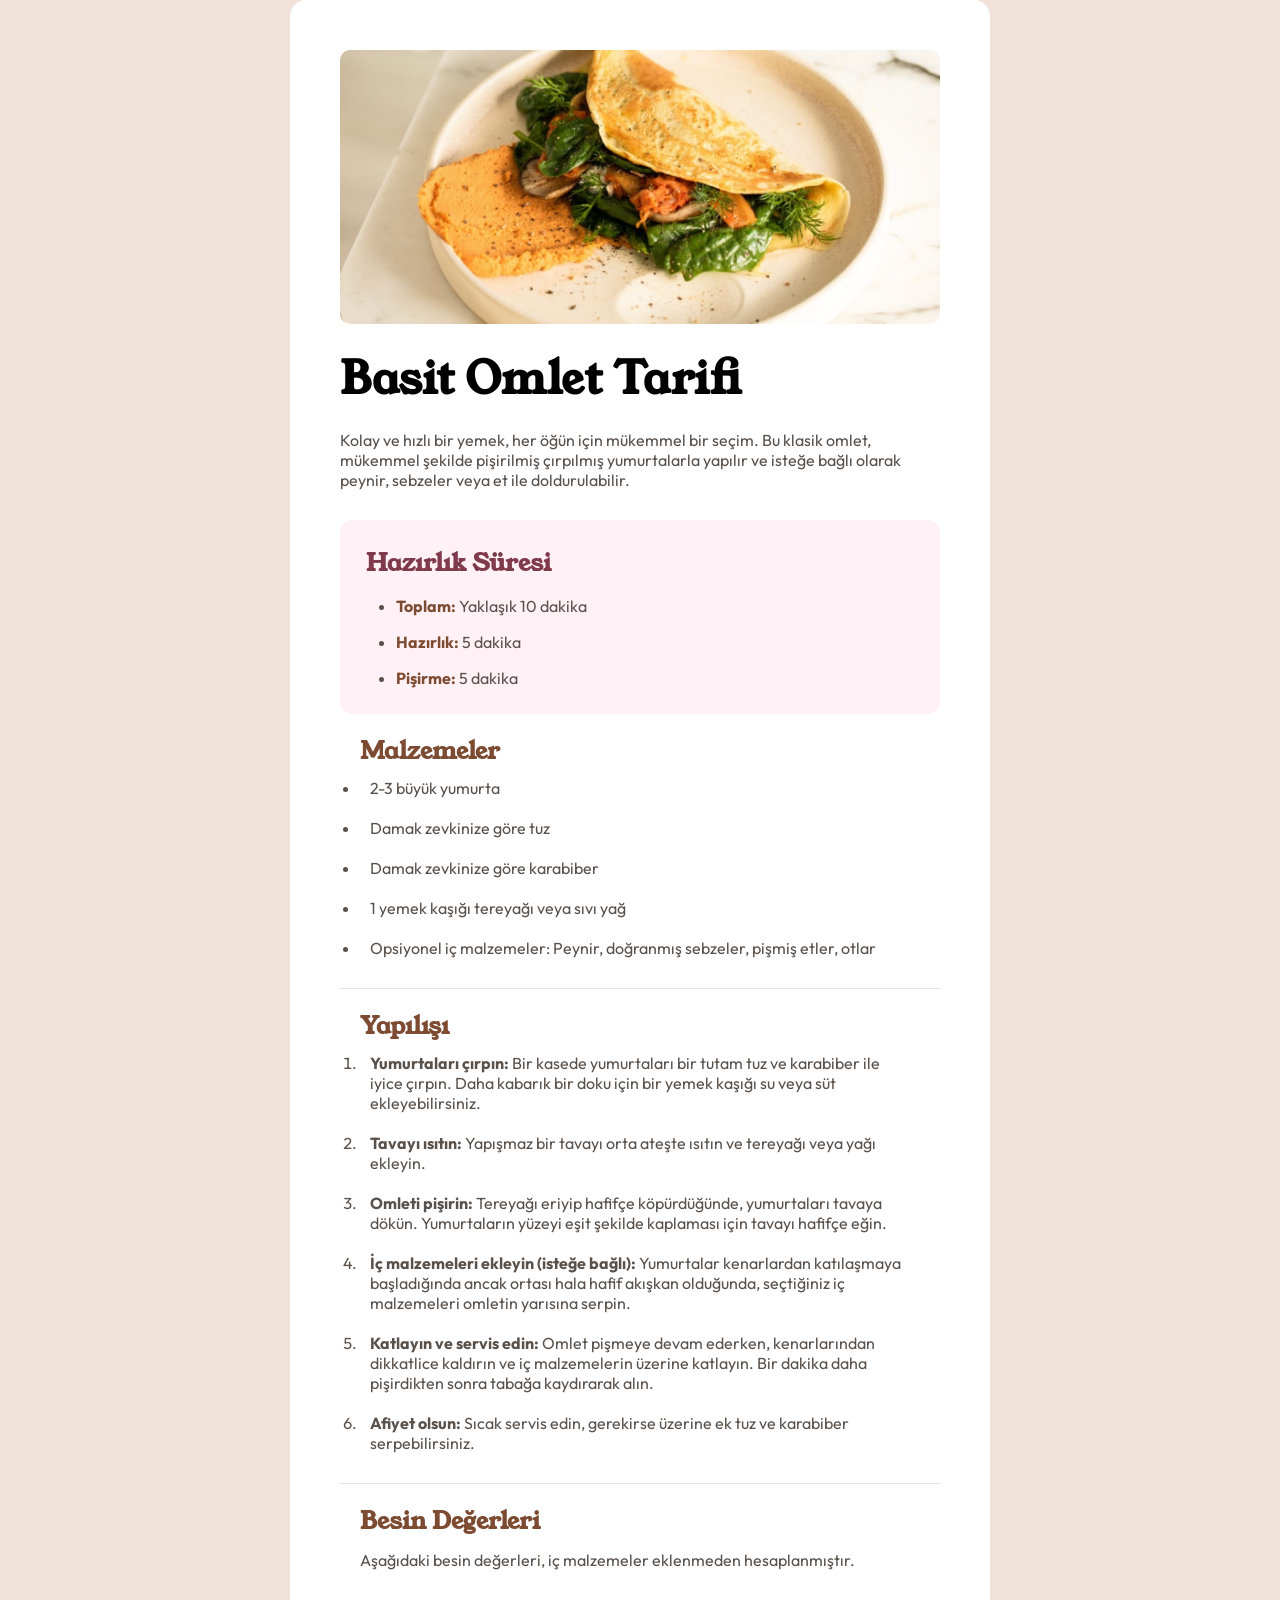
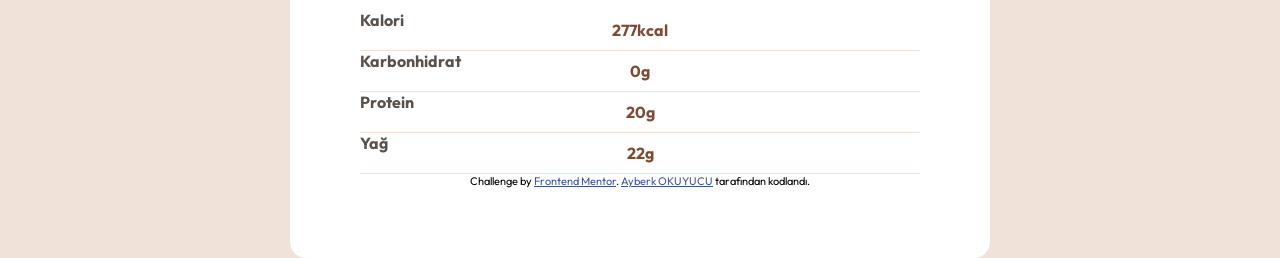
<file: Yemek-Sayfasi/index.html>
<!DOCTYPE html>
<html lang="en">

<head>
    <meta charset="UTF-8">
    <meta name="viewport" content="width=device-width, initial-scale=1.0">
    <title>Yemek Tarifi</title>
    <link rel="stylesheet" href="style/style.css">
    <link href="https://fonts.googleapis.com/css2?family=Young+Serif&family=Outfit:wght@400;600;700&display=swap" rel="stylesheet">
    <link rel="icon" type="image/png" sizes="32x32" href="img/favicon-32x32.png">

</head>

<body>
    <div class="div-design">
        <div>
            <img src="img/image-omelette.jpeg" alt="">
        </div>
        <div id="image-id">
            <h1>Basit Omlet Tarifi</h1>
            <p> Kolay ve hızlı bir yemek, her öğün için mükemmel bir seçim.
                Bu klasik omlet, mükemmel şekilde pişirilmiş çırpılmış yumurtalarla yapılır ve isteğe bağlı olarak
                peynir, sebzeler veya et ile doldurulabilir.</p>
        </div>
        <div id="preparation">
            <h2> Hazırlık Süresi</h2>
            <ul>
                <li><b>Toplam:</b> Yaklaşık 10 dakika</li>
                <li><b>Hazırlık:</b> 5 dakika</li>
                <li><b>Pişirme:</b> 5 dakika</li>
            </ul>
        </div>
        <div id="Ingredients">
            <h2>Malzemeler</h2>
            <ul>
                <li>2-3 büyük yumurta</li>
                <li>Damak zevkinize göre tuz</li>
                <li>Damak zevkinize göre karabiber</li>
                <li>1 yemek kaşığı tereyağı veya sıvı yağ</li>
                <li>Opsiyonel iç malzemeler: Peynir, doğranmış sebzeler, pişmiş etler, otlar</li>
            </ul>
        </div>
        <div id="Instructions">
            <h2>Yapılışı</h2>
            <ol>
                <li><span>Yumurtaları çırpın:</span> Bir kasede yumurtaları bir tutam tuz ve karabiber ile iyice çırpın. Daha kabarık
                    bir doku için bir yemek kaşığı su veya süt ekleyebilirsiniz.</li>
                <li><span>Tavayı ısıtın:</span> Yapışmaz bir tavayı orta ateşte ısıtın ve tereyağı veya yağı ekleyin.</li>
                <li><span>Omleti pişirin:</span> Tereyağı eriyip hafifçe köpürdüğünde, yumurtaları tavaya dökün. Yumurtaların yüzeyi
                    eşit şekilde kaplaması için tavayı hafifçe eğin.</li>
                <li><span>İç malzemeleri ekleyin (isteğe bağlı):</span> Yumurtalar kenarlardan katılaşmaya başladığında ancak ortası
                    hala hafif akışkan olduğunda, seçtiğiniz iç malzemeleri omletin yarısına serpin.</li>
                <li><span>Katlayın ve servis edin:</span> Omlet pişmeye devam ederken, kenarlarından dikkatlice kaldırın ve iç
                    malzemelerin üzerine katlayın. Bir dakika daha pişirdikten sonra tabağa kaydırarak alın.</li>
                <li><span>Afiyet olsun:</span> Sıcak servis edin, gerekirse üzerine ek tuz ve karabiber serpebilirsiniz.</li>
            </ol>
        </div>
        <div id="Nutrition">
            <h2>Besin Değerleri</h2>
            <p>Aşağıdaki besin değerleri, iç malzemeler eklenmeden hesaplanmıştır.</p>

        </div>
        <div id="nutrition-list">
            <div class="nutrition-item">
                <span class="nutrition-label">Kalori      </span>
                <span class="nutrition-value">277kcal</span>
            </div>
            <div class="nutrition-item">
                <span class="nutrition-label">Karbonhidrat</span>
                <span class="nutrition-value">0g</span>
            </div>
            <div class="nutrition-item">
                <span class="nutrition-label">Protein      </span>
                <span class="nutrition-value">20g</span>
            </div>
            <div class="nutrition-item">
                <span class="nutrition-label">Yağ          </span>
                <span class="nutrition-value">22g</span>
            </div>
               <div class="attribution">
        Challenge by <a href="https://www.frontendmentor.io?ref=challenge" target="_blank">Frontend Mentor</a>. 
        <a href="#">Ayberk OKUYUCU</a> tarafından kodlandı.
      </div>
        </div>
    </div>
 
</body>

</html>
</file>
<file: Yemek-Sayfasi/style/style.css>
h1,
    h2 {
        font-family: 'Young Serif', serif;
        /* Başlıklar için Young Serif */
    }

    p {
        font-weight: 400;
        /* Normal metin */
    }

    strong {
        font-weight: 700;
        /* Kalın metin */
    }

    /* sayfanın genel yapısı */
    * {
        box-sizing: border-box;
        margin: 0;
        padding: 0;
    }

    body {
        background-color: #F0E2D8;
        font-size: 16px;
        font-family: 'Outfit', sans-serif;
        font-weight: 400;

    }

    b {
        color: #7D4A32;
    }

    li {
        color: #7D4A32;
    }

    /* Resim Ve Başlık Kısmı */
    img {
        width: 100%;
        height: auto;
        border-radius: 10px;
    }

    .div-design {
        display: flex;
        flex-direction: column;
        background-color: #fff;
        max-width: 700px;
        margin: 0 auto;
        border-radius: 16px;
        padding: 50px;
    }

    #image-id h1 {
        color: black;
        font-size: 44px;
        margin: 20px 0px 20px 0px;
   
    }

    #image-id p {
        margin-bottom: 30px;
        color: #59514B;
        font-size: 1rem;

    }

    /* Hazırlık Süresi Kısmı */
    #preparation {
        background-color: #FFF1F6;
        display: flex;
        flex-direction: column;

        border-radius: 12px;
        padding:10px;
    }

    #preparation h2 {
        margin: 1rem 1rem 0 1rem;
        color: #7F3A4B;

    }

    #preparation ul {
        padding-left: 30px
    }

    #preparation li {
        margin: 1rem;
        color: #59514B;
        font-size: 1rem;
    }

    /* Malzemeler kısmı */
    #Ingredients {
        padding: 20px;
        border-bottom: 1px #F0E2D8 solid;
    }

    #Ingredients h2 {
        color: #7D4A32;
    }

    #Ingredients li {
        padding: 10px;
        color: #59514B;
        font-size: 1rem;
    }

    /* Yapılış Kısmı */
    #Instructions {
        padding: 20px;
        border-bottom: 1px #F0E2D8 solid;
    }

    #Instructions h2 {
        color: #7D4A32;
    }

    #Instructions li {
        padding: 10px;
        color: #59514B;
        font-size: 1rem;
    }

    /* Besin Değerleri Kısmı */
    #Nutrition {
        padding: 20px;
    }

    #Nutrition h2 {
        color: #7D4A32
    }

    #Nutrition p {
        color: #59514B;
        padding-top: 12px;
        font-size: 1rem;
    }

    #Nutrition li {
        list-style-type: none;
    }

    span {
        color: #59514B;
        font-weight: bold;
    }

    #divid {
        display: flex;
        flex-direction: row;
        justify-content: space-around;
    }

    #div1 {
        margin-right: 250px;
        display: flex;
        flex-direction: row;
    }

    #nutrition-list {
        padding: 20px;
        border-radius: 8px;
        flex-direction: column;

    }

    .nutrition-item {
        position: relative;
        display: flex;
   justify-content: space-around;
        padding: 10px 0;
        border-bottom: 1px solid #F0E2D8;


    }

    .nutrition-item:last-child {
        border-bottom: none;
    }

    .nutrition-label {
        position: absolute;
        font-weight: bold;
        color: #59514B;
  top:0;
  left:0;

    }

    .nutrition-value {
        font-weight: bold;
        color: #7D4A32;

    }
    .attribution { font-size: 11px; text-align: center; }
    .attribution a { color: hsl(228, 45%, 44%); }
</file>
